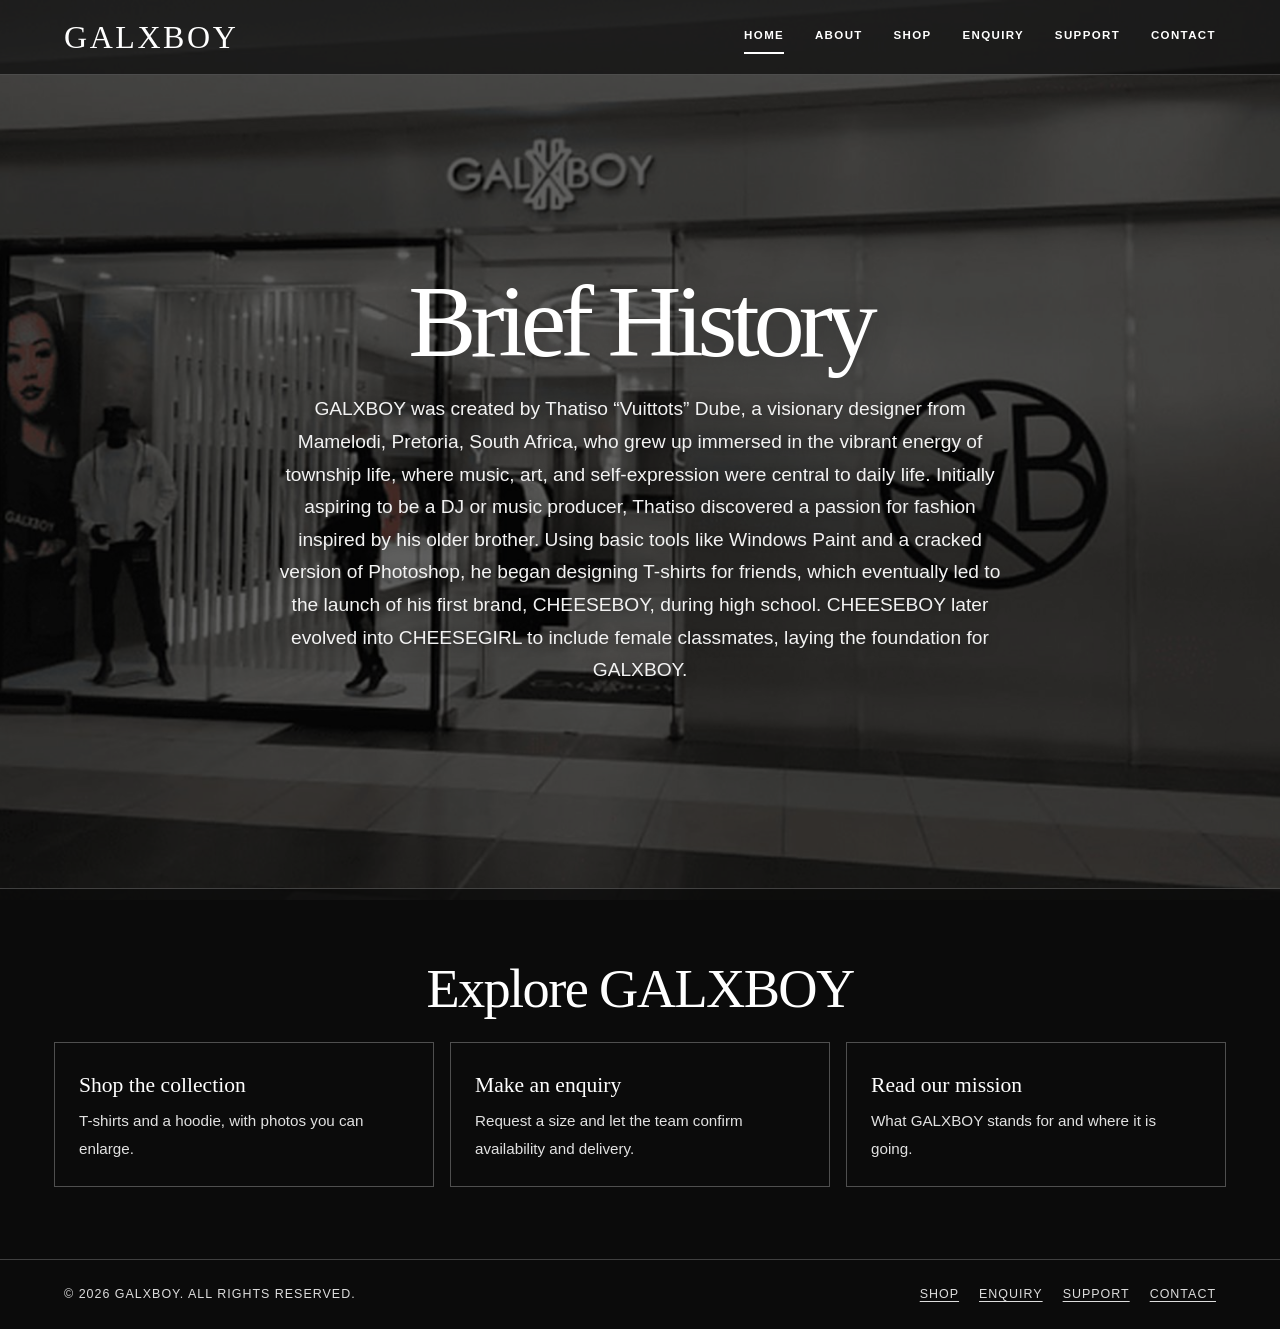
<file: index.html>
<!doctype html>
<html lang="en">
  <head>
    <meta charset="UTF-8" />
    <meta name="viewport" content="width=device-width, initial-scale=1.0" />
    <title>GALXBOY | Streetwear from Mamelodi, South Africa</title>
    <meta name="description" content="GALXBOY is a South African streetwear brand founded by Thatiso “Vuittots” Dube in Mamelodi, Pretoria. Read the brand story and shop T-shirts and hoodies." />
    <meta name="keywords" content="GALXBOY, South African streetwear, Mamelodi streetwear, Pretoria fashion brand, streetwear T-shirts, streetwear hoodies, Thatiso Dube" />
    <meta name="author" content="GALXBOY" />
    <link rel="icon" href="images/favicon.svg" type="image/svg+xml" />
    <script>document.documentElement.classList.add("js");</script>
    <link rel="stylesheet" href="styles.css" />
    <script src="script.js?v=2b9191b" defer></script>
    <script type="application/ld+json">
{
  "@context": "https://schema.org",
  "@type": "Organization",
  "name": "GALXBOY",
  "description": "South African streetwear brand from Mamelodi, Pretoria.",
  "founder": {
    "@type": "Person",
    "name": "Thatiso Dube"
  },
  "email": "wamachumangqandu@gmail.com",
  "telephone": "+27738898423"
}
    </script>
  </head>
  <body class="page-home">
    <a class="skip-link" href="#main">Skip to main content</a>
    <header class="site-header">
      <div class="site-header__bar">
        <a class="brand" href="index.html" aria-label="GALXBOY home">GALXBOY</a>
        <button class="nav-toggle" type="button" aria-expanded="false" aria-controls="site-nav" aria-label="Open menu">
          <span class="nav-toggle__bar"></span>
        </button>
        <nav class="site-nav" id="site-nav" aria-label="Main">
        <ul>
          <li><a href="index.html" aria-current="page">Home</a></li>
          <li><a href="about.html">About</a></li>
          <li><a href="service.html">Shop</a></li>
          <li><a href="enquiry.html">Enquiry</a></li>
          <li><a href="support.html">Support</a></li>
          <li><a href="contact.html">Contact</a></li>
        </ul>
        </nav>
      </div>
    </header>
    <main id="main">
      <section class="home-hero">
        <h1>Brief History</h1>
        <p>
          GALXBOY was created by Thatiso “Vuittots” Dube, a visionary designer
          from Mamelodi, Pretoria, South Africa, who grew up immersed in the
          vibrant energy of township life, where music, art, and self-expression
          were central to daily life. Initially aspiring to be a DJ or music
          producer, Thatiso discovered a passion for fashion inspired by his
          older brother. Using basic tools like Windows Paint and a cracked
          version of Photoshop, he began designing T-shirts for friends, which
          eventually led to the launch of his first brand, CHEESEBOY, during
          high school. CHEESEBOY later evolved into CHEESEGIRL to include female
          classmates, laying the foundation for GALXBOY.
        </p>
      </section>
      <section class="home-explore" aria-labelledby="explore-heading">
        <div class="container">
          <h2 id="explore-heading">Explore GALXBOY</h2>
          <ul>
            <li>
              <a href="service.html"><strong>Shop the collection</strong><span>T-shirts and a hoodie, with photos you can enlarge.</span></a>
            </li>
            <li>
              <a href="enquiry.html"><strong>Make an enquiry</strong><span>Request a size and let the team confirm availability and delivery.</span></a>
            </li>
            <li>
              <a href="about.html"><strong>Read our mission</strong><span>What GALXBOY stands for and where it is going.</span></a>
            </li>
          </ul>
        </div>
      </section>
    </main>
    <footer class="site-footer">
      <div class="site-footer__inner">
        <p>&copy; 2026 GALXBOY. All rights reserved.</p>
        <ul>
        <li><a href="service.html">Shop</a></li>
        <li><a href="enquiry.html">Enquiry</a></li>
        <li><a href="support.html">Support</a></li>
        <li><a href="contact.html">Contact</a></li>
        </ul>
      </div>
    </footer>
  </body>
</html>
</file>
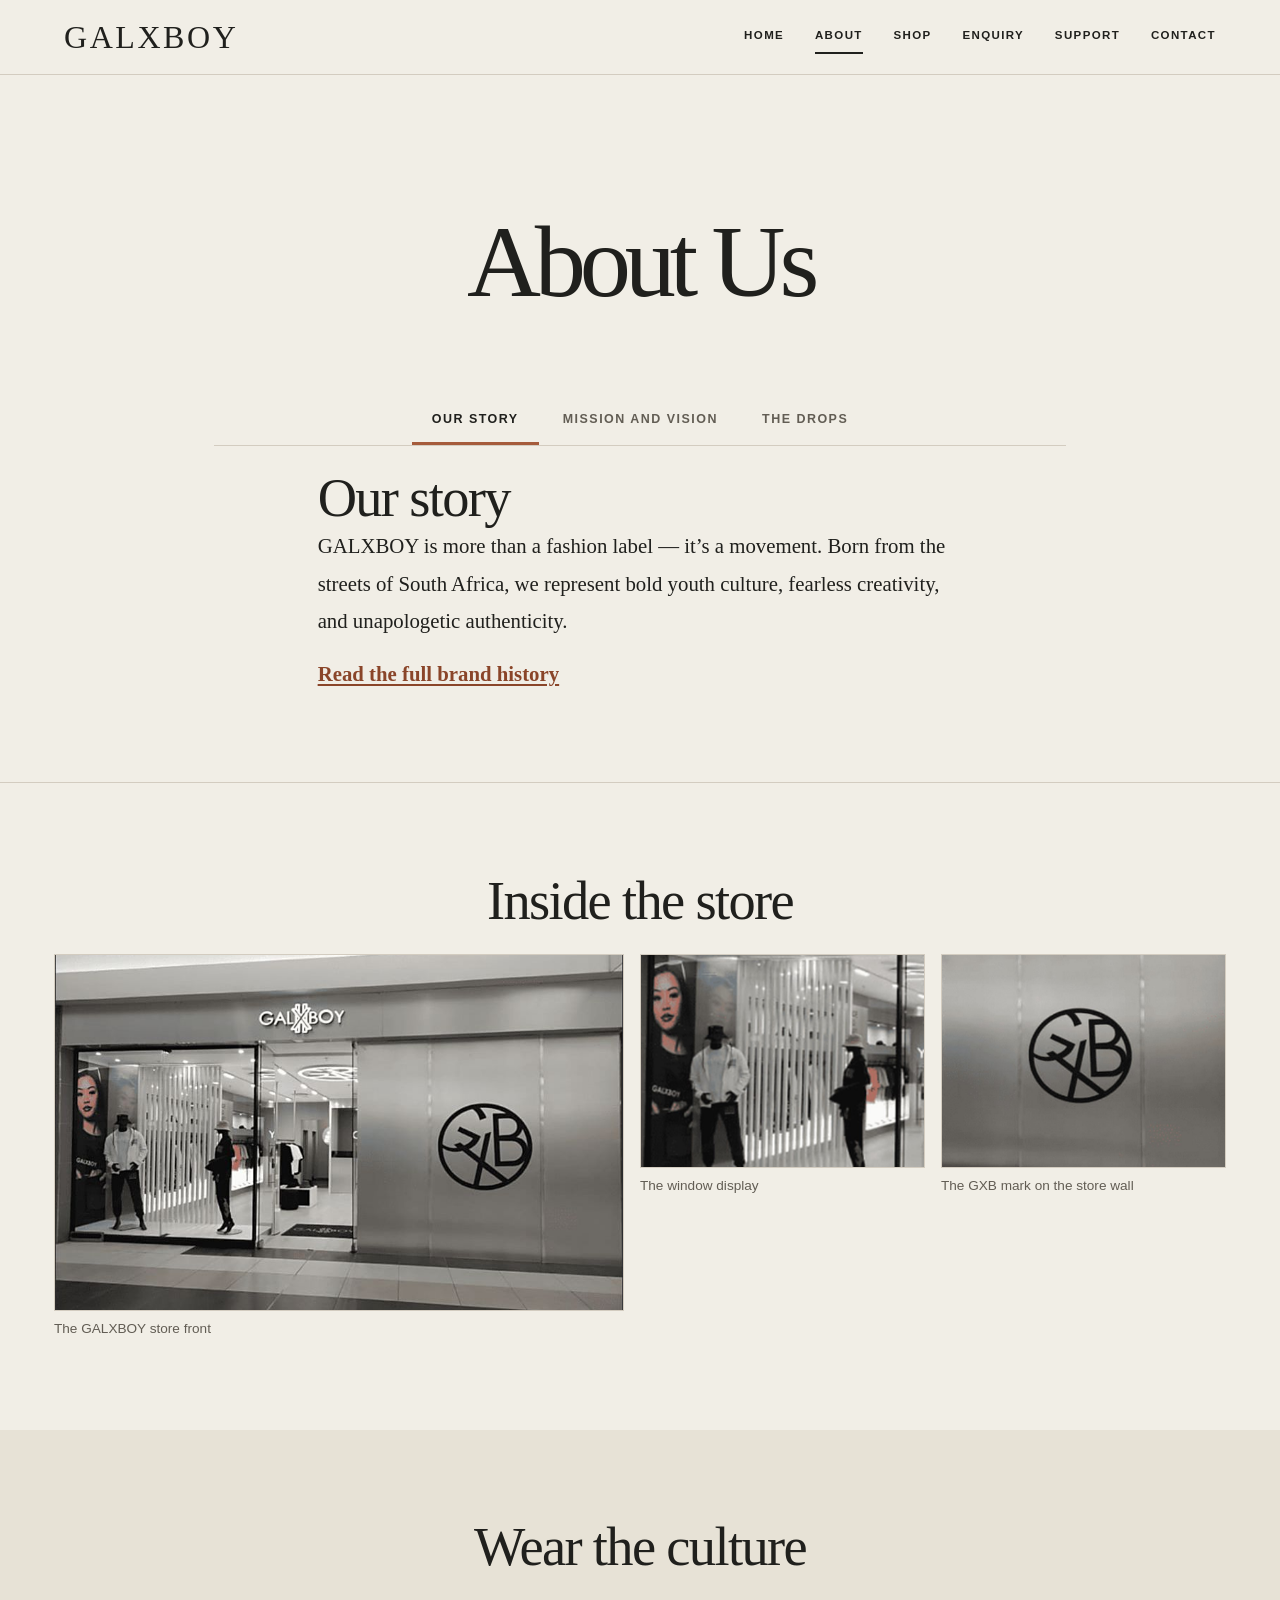
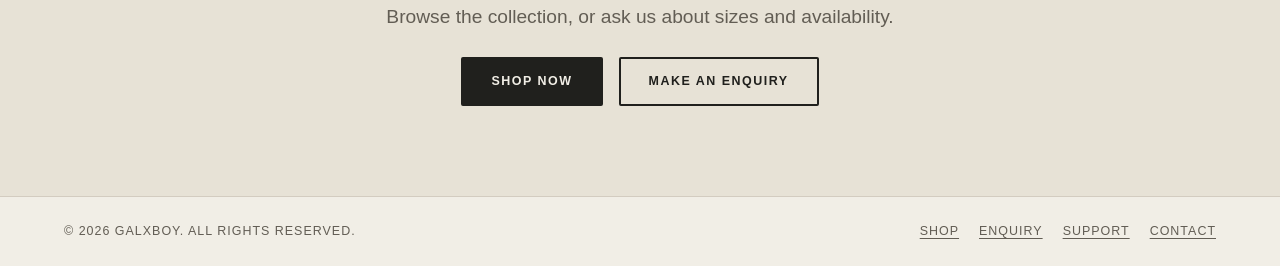
<file: about.html>
<!doctype html>
<html lang="en">
  <head>
    <meta charset="UTF-8" />
    <meta name="viewport" content="width=device-width, initial-scale=1.0" />
    <title>About GALXBOY | Mission, Vision and Story</title>
    <meta name="description" content="GALXBOY is more than a fashion label. Read our story, mission and vision, and see inside the store through our photo gallery." />
    <meta name="keywords" content="about GALXBOY, South African streetwear brand, youth culture fashion, GALXBOY mission, GALXBOY vision, GALXBOY store" />
    <meta name="author" content="GALXBOY" />
    <link rel="icon" href="images/favicon.svg" type="image/svg+xml" />
    <script>document.documentElement.classList.add("js");</script>
    <link rel="stylesheet" href="styles.css" />
    <script src="script.js?v=2b9191b" defer></script>
  </head>
  <body>
    <a class="skip-link" href="#main">Skip to main content</a>
    <header class="site-header">
      <div class="site-header__bar">
        <a class="brand" href="index.html" aria-label="GALXBOY home">GALXBOY</a>
        <button class="nav-toggle" type="button" aria-expanded="false" aria-controls="site-nav" aria-label="Open menu">
          <span class="nav-toggle__bar"></span>
        </button>
        <nav class="site-nav" id="site-nav" aria-label="Main">
        <ul>
          <li><a href="index.html">Home</a></li>
          <li><a href="about.html" aria-current="page">About</a></li>
          <li><a href="service.html">Shop</a></li>
          <li><a href="enquiry.html">Enquiry</a></li>
          <li><a href="support.html">Support</a></li>
          <li><a href="contact.html">Contact</a></li>
        </ul>
        </nav>
      </div>
    </header>
    <main id="main">
      <div class="container container--narrow">
        <div class="page-head">
          <h1>About Us</h1>
        </div>
        <div class="tabs" aria-label="About GALXBOY">
          <div class="tabs__list" role="tablist" aria-label="About sections">
            <button class="tabs__tab" role="tab" id="tab-story" aria-controls="panel-story" aria-selected="true" type="button">Our story</button>
            <button class="tabs__tab" role="tab" id="tab-mission" aria-controls="panel-mission" aria-selected="false" tabindex="-1" type="button">Mission and vision</button>
            <button class="tabs__tab" role="tab" id="tab-drops" aria-controls="panel-drops" aria-selected="false" tabindex="-1" type="button">The drops</button>
          </div>
          <div class="tabs__panel" role="tabpanel" id="panel-story" aria-labelledby="tab-story" tabindex="0">
            <h2>Our story</h2>
            <p>
              GALXBOY is more than a fashion label — it’s a movement. Born from the
              streets of South Africa, we represent bold youth culture, fearless
              creativity, and unapologetic authenticity.
            </p>
            <p><a class="text-link" href="index.html">Read the full brand history</a></p>
          </div>
          <div class="tabs__panel" role="tabpanel" id="panel-mission" aria-labelledby="tab-mission" tabindex="0">
            <h2>Mission and vision</h2>
            <h3>Mission</h3>
            <p>
              Our mission is to empower individuals to express themselves through
              streetwear that challenges norms and celebrates identity.
            </p>
            <h3>Vision</h3>
            <p>
              GALXBOY aims to become the leading streetwear brand on the African
              continent. Inspiring the youth through creative design, innovation and
              affordable pricing driven by the brand’s mantra of SMART. AFRICAN.
              AMBITIOUS
            </p>
          </div>
          <div class="tabs__panel" role="tabpanel" id="panel-drops" aria-labelledby="tab-drops" tabindex="0">
            <h2>The drops</h2>
            <p>
              From limited drops to iconic staples, GALXBOY continues to push
              boundaries and redefine what it means to be part of the culture.
            </p>
            <p><a class="text-link" href="service.html">See what is in the shop now</a></p>
          </div>
        </div>
      </div>

      <section class="section section--ruled" aria-labelledby="gallery-heading">
        <div class="container">
          <h2 id="gallery-heading">Inside the store</h2>
          <ul class="gallery">
            <li class="gallery__item reveal" style="--i: 0">
              <figure>
                <button class="gallery__btn" type="button" data-lightbox="gallery" data-full="images/galxboy-store-front-1600.jpg" data-caption="The GALXBOY store front">
                  <img src="images/galxboy-store-front-800.jpg" srcset="images/galxboy-store-front-800.jpg 800w, images/galxboy-store-front-1600.jpg 1600w" sizes="(max-width: 768px) 100vw, 60vw" width="801" height="525" loading="lazy" alt="GALXBOY store front in a shopping centre, with two mannequins in the window and the GXB logo on a steel wall" />
                </button>
                <figcaption>The GALXBOY store front</figcaption>
              </figure>
            </li>
            <li class="gallery__item reveal" style="--i: 1">
              <figure>
                <button class="gallery__btn" type="button" data-lightbox="gallery" data-full="images/galxboy-store-window-display.jpg" data-caption="The window display">
                  <img src="images/galxboy-store-window-display.jpg" width="690" height="675" loading="lazy" alt="Two mannequins in the GALXBOY window dressed in black and white streetwear" />
                </button>
                <figcaption>The window display</figcaption>
              </figure>
            </li>
            <li class="gallery__item reveal" style="--i: 2">
              <figure>
                <button class="gallery__btn" type="button" data-lightbox="gallery" data-full="images/galxboy-gxb-logo-wall.jpg" data-caption="The GXB mark on the store wall">
                  <img src="images/galxboy-gxb-logo-wall.jpg" width="870" height="750" loading="lazy" alt="The black GXB circle logo on the store’s brushed steel wall" />
                </button>
                <figcaption>The GXB mark on the store wall</figcaption>
              </figure>
            </li>
          </ul>
        </div>
      </section>

      <section class="section cta-band">
        <div class="container">
          <h2>Wear the culture</h2>
          <p class="lede">Browse the collection, or ask us about sizes and availability.</p>
          <div class="btn-row">
            <a class="btn" href="service.html">Shop now</a>
            <a class="btn btn--ghost" href="enquiry.html">Make an enquiry</a>
          </div>
        </div>
      </section>
    </main>
    <footer class="site-footer">
      <div class="site-footer__inner">
        <p>&copy; 2026 GALXBOY. All rights reserved.</p>
        <ul>
        <li><a href="service.html">Shop</a></li>
        <li><a href="enquiry.html">Enquiry</a></li>
        <li><a href="support.html">Support</a></li>
        <li><a href="contact.html">Contact</a></li>
        </ul>
      </div>
    </footer>
  </body>
</html>
</file>
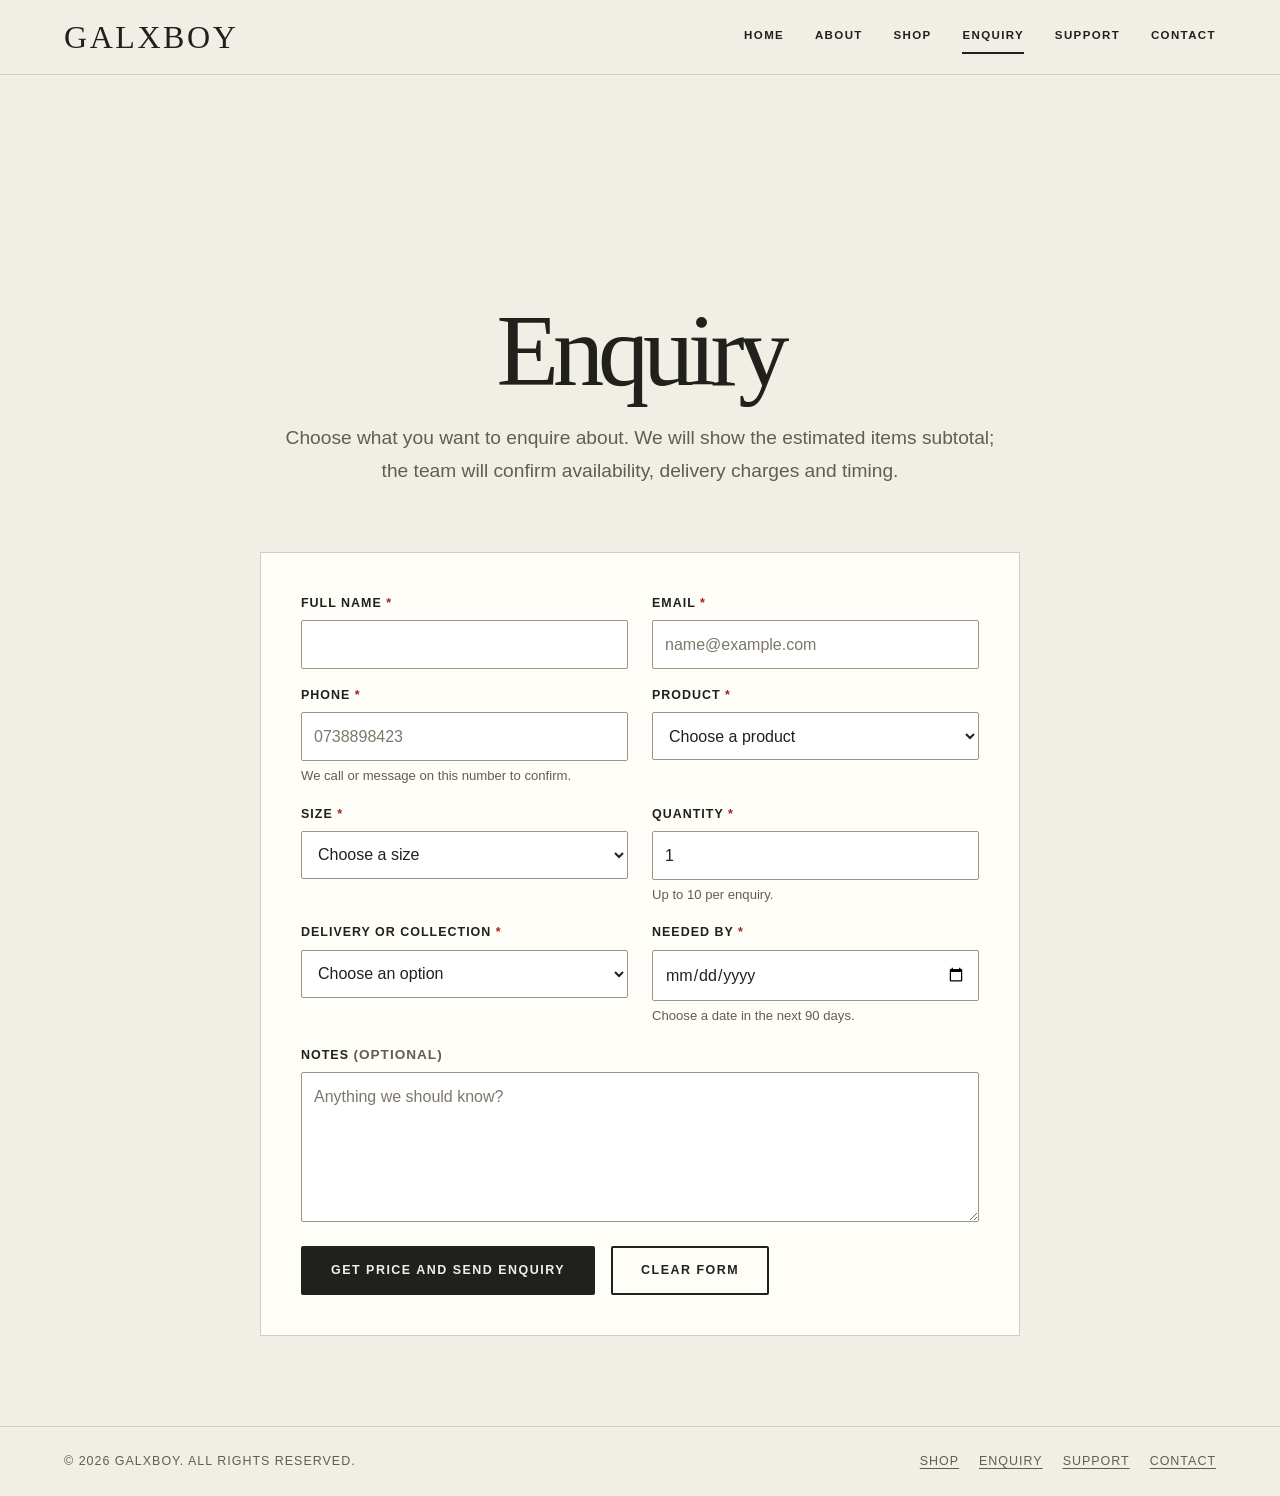
<file: enquiry.html>
<!doctype html>
<html lang="en">
  <head>
    <meta charset="UTF-8" />
    <meta name="viewport" content="width=device-width, initial-scale=1.0" />
    <title>Enquire | Price and Availability | GALXBOY</title>
    <meta name="description" content="Ask about GALXBOY streetwear. Choose a product, size and delivery area to see an estimated items subtotal and request confirmation from the team." />
    <meta name="keywords" content="GALXBOY enquiry, streetwear price South Africa, T-shirt availability, hoodie sizes, order streetwear, delivery South Africa" />
    <meta name="author" content="GALXBOY" />
    <link rel="icon" href="images/favicon.svg" type="image/svg+xml" />
    <script>document.documentElement.classList.add("js");</script>
    <link rel="stylesheet" href="styles.css" />
    <script src="script.js?v=2b9191b" defer></script>
  </head>
  <body>
    <a class="skip-link" href="#main">Skip to main content</a>
    <header class="site-header">
      <div class="site-header__bar">
        <a class="brand" href="index.html" aria-label="GALXBOY home">GALXBOY</a>
        <button class="nav-toggle" type="button" aria-expanded="false" aria-controls="site-nav" aria-label="Open menu">
          <span class="nav-toggle__bar"></span>
        </button>
        <nav class="site-nav" id="site-nav" aria-label="Main">
        <ul>
          <li><a href="index.html">Home</a></li>
          <li><a href="about.html">About</a></li>
          <li><a href="service.html">Shop</a></li>
          <li><a href="enquiry.html" aria-current="page">Enquiry</a></li>
          <li><a href="support.html">Support</a></li>
          <li><a href="contact.html">Contact</a></li>
        </ul>
        </nav>
      </div>
    </header>
    <main id="main">
      <div class="container section">
        <div class="page-head">
          <h1>Enquiry</h1>
          <p class="lede">Choose what you want to enquire about. We will show the estimated items subtotal; the team will confirm availability, delivery charges and timing.</p>
        </div>

        <form id="enquiry-form" class="form-card" action="https://formsubmit.co/ajax/wamachumangqandu@gmail.com" method="post" novalidate>
          <div class="form-grid">
        <div class="field">
          <label for="name">Full name <span class="req" aria-hidden="true">*</span></label>
          <input type="text" id="name" name="name" required minlength="2" maxlength="60" autocomplete="name" aria-describedby="name-error" />
          <p class="field__error" id="name-error" role="alert"></p>
        </div>
        <div class="field">
          <label for="email">Email <span class="req" aria-hidden="true">*</span></label>
          <input type="email" id="email" name="email" required maxlength="254" autocomplete="email" placeholder="name@example.com" aria-describedby="email-error" />
          <p class="field__error" id="email-error" role="alert"></p>
        </div>
        <div class="field">
          <label for="phone">Phone <span class="req" aria-hidden="true">*</span></label>
          <input type="tel" id="phone" name="phone" required inputmode="tel" autocomplete="tel" placeholder="0738898423" pattern="(\+27|0027|0)[\s\-]?[1-9]([\s\-]?[0-9]){8}" aria-describedby="phone-error phone-hint" />
          <p class="field__hint" id="phone-hint">We call or message on this number to confirm.</p>
          <p class="field__error" id="phone-error" role="alert"></p>
        </div>
        <div class="field">
          <label for="product">Product <span class="req" aria-hidden="true">*</span></label>
          <select id="product" name="product" required aria-describedby="product-error"><option value="">Choose a product</option></select>
          <p class="field__error" id="product-error" role="alert"></p>
        </div>
        <div class="field">
          <label for="size">Size <span class="req" aria-hidden="true">*</span></label>
          <select id="size" name="size" required aria-describedby="size-error"><option value="">Choose a size</option></select>
          <p class="field__error" id="size-error" role="alert"></p>
        </div>
        <div class="field">
          <label for="quantity">Quantity <span class="req" aria-hidden="true">*</span></label>
          <input type="number" id="quantity" name="quantity" required min="1" max="10" step="1" value="1" inputmode="numeric" aria-describedby="quantity-error quantity-hint" />
          <p class="field__hint" id="quantity-hint">Up to 10 per enquiry.</p>
          <p class="field__error" id="quantity-error" role="alert"></p>
        </div>
        <div class="field">
          <label for="delivery">Delivery or collection <span class="req" aria-hidden="true">*</span></label>
          <select id="delivery" name="delivery" required aria-describedby="delivery-error"><option value="">Choose an option</option></select>
          <p class="field__error" id="delivery-error" role="alert"></p>
        </div>
        <div class="field">
          <label for="date">Needed by <span class="req" aria-hidden="true">*</span></label>
          <input type="date" id="date" name="date" required aria-describedby="date-error date-hint" />
          <p class="field__hint" id="date-hint">Choose a date in the next 90 days.</p>
          <p class="field__error" id="date-error" role="alert"></p>
        </div>
        <div class="field field--full">
          <label for="notes">Notes <span class="small">(optional)</span></label>
          <textarea id="notes" name="notes" maxlength="300" rows="4" placeholder="Anything we should know?" aria-describedby="notes-error"></textarea>
          <p class="field__error" id="notes-error" role="alert"></p>
        </div>
            <input type="text" name="_honey" class="honey" tabindex="-1" autocomplete="off" aria-hidden="true" />
          </div>
          <div class="form-actions">
            <button class="btn" type="submit">Get price and send enquiry</button>
            <button class="btn btn--ghost" type="reset">Clear form</button>
          </div>
          <p id="enquiry-status" class="form-status" role="status"></p>
        </form>

        <section id="quote" class="quote" aria-live="polite" hidden></section>
      </div>
    </main>
    <footer class="site-footer">
      <div class="site-footer__inner">
        <p>&copy; 2026 GALXBOY. All rights reserved.</p>
        <ul>
        <li><a href="service.html">Shop</a></li>
        <li><a href="enquiry.html">Enquiry</a></li>
        <li><a href="support.html">Support</a></li>
        <li><a href="contact.html">Contact</a></li>
        </ul>
      </div>
    </footer>
  </body>
</html>
</file>
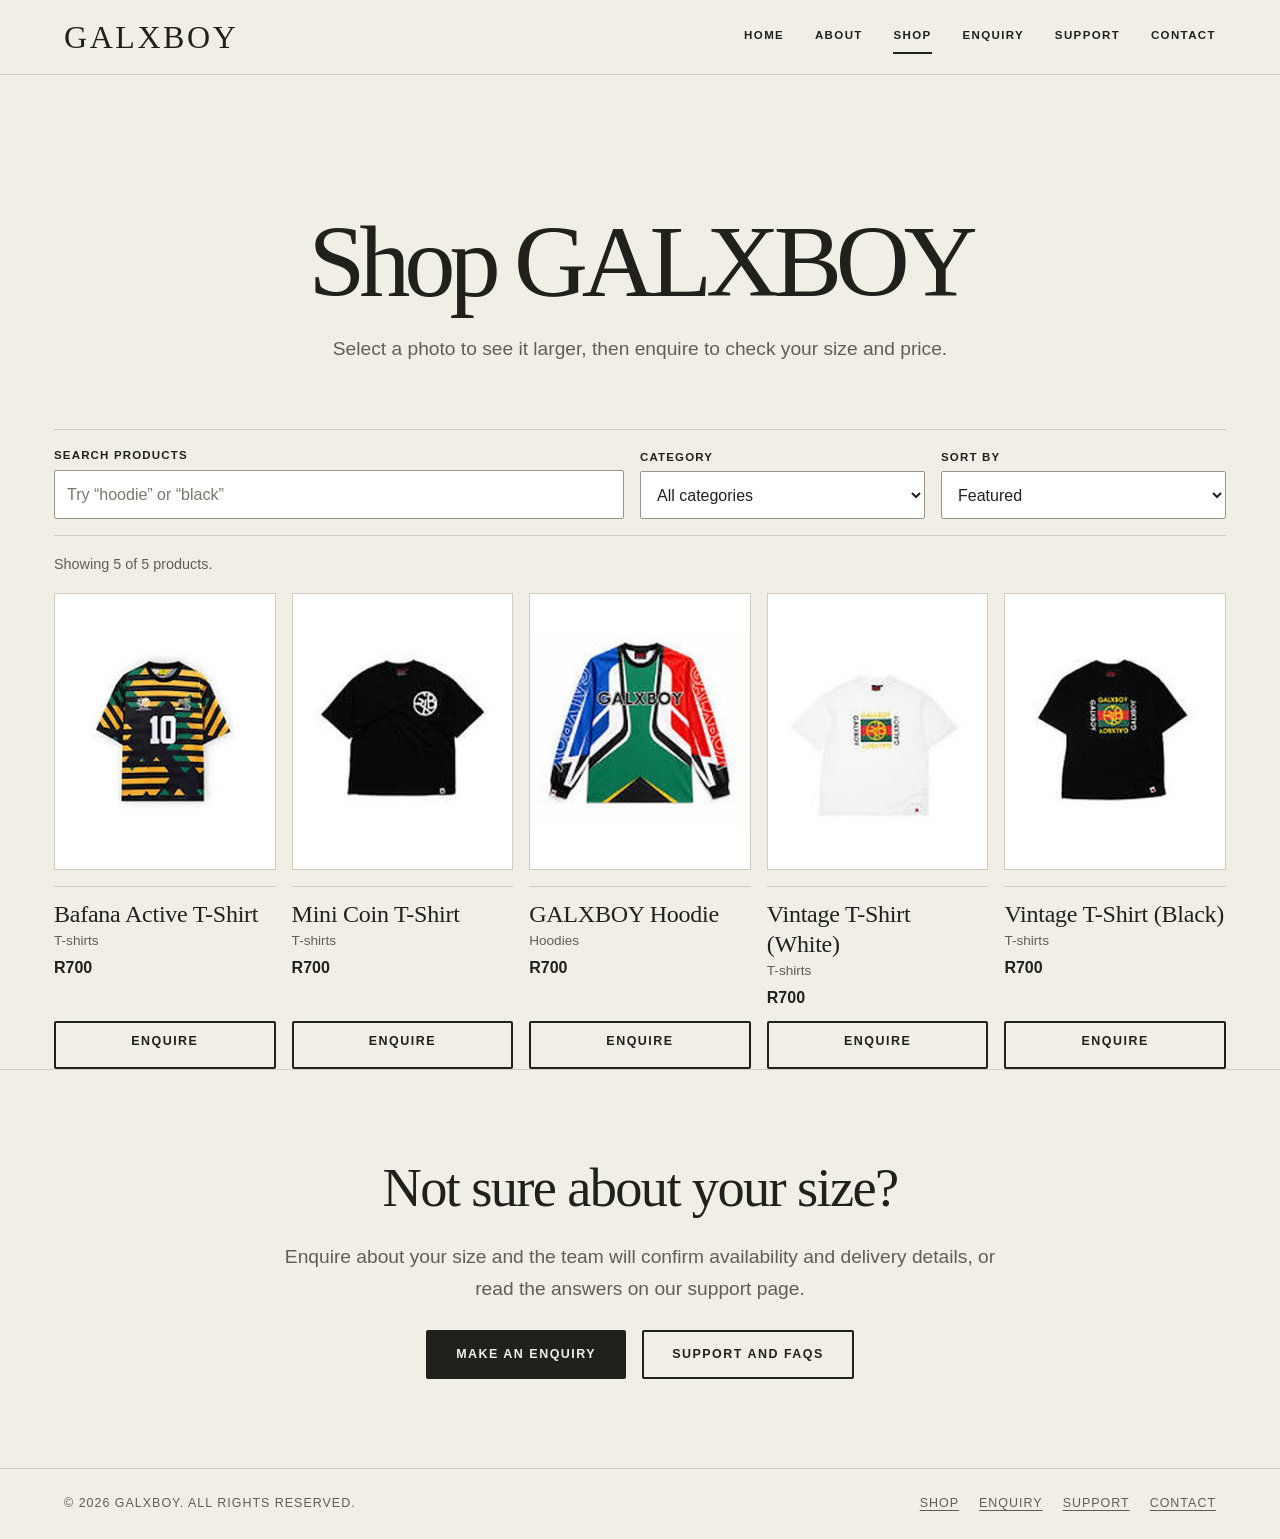
<file: service.html>
<!doctype html>
<html lang="en">
  <head>
    <meta charset="UTF-8" />
    <meta name="viewport" content="width=device-width, initial-scale=1.0" />
    <title>Shop GALXBOY | Streetwear T-Shirts and Hoodies</title>
    <meta name="description" content="Browse GALXBOY streetwear: Bafana Active, Mini Coin and Vintage T-shirts and the GALXBOY hoodie. Search, filter, enlarge photos and enquire about your size." />
    <meta name="keywords" content="GALXBOY shop, streetwear T-shirts South Africa, streetwear hoodie, Bafana Active T-shirt, vintage T-shirt, buy streetwear South Africa" />
    <meta name="author" content="GALXBOY" />
    <link rel="icon" href="images/favicon.svg" type="image/svg+xml" />
    <script>document.documentElement.classList.add("js");</script>
    <link rel="stylesheet" href="styles.css" />
    <script src="script.js?v=2b9191b" defer></script>
  </head>
  <body>
    <a class="skip-link" href="#main">Skip to main content</a>
    <header class="site-header">
      <div class="site-header__bar">
        <a class="brand" href="index.html" aria-label="GALXBOY home">GALXBOY</a>
        <button class="nav-toggle" type="button" aria-expanded="false" aria-controls="site-nav" aria-label="Open menu">
          <span class="nav-toggle__bar"></span>
        </button>
        <nav class="site-nav" id="site-nav" aria-label="Main">
        <ul>
          <li><a href="index.html">Home</a></li>
          <li><a href="about.html">About</a></li>
          <li><a href="service.html" aria-current="page">Shop</a></li>
          <li><a href="enquiry.html">Enquiry</a></li>
          <li><a href="support.html">Support</a></li>
          <li><a href="contact.html">Contact</a></li>
        </ul>
        </nav>
      </div>
    </header>
    <main id="main">
      <div class="container">
        <div class="page-head">
          <h1>Shop GALXBOY</h1>
          <p class="lede">Select a photo to see it larger, then enquire to check your size and price.</p>
        </div>

        <form id="shop-tools" class="shop-tools" role="search" aria-label="Search and filter products">
          <div class="field-inline search-box">
            <label for="shop-search">Search products</label>
            <input type="search" id="shop-search" name="q" placeholder="Try “hoodie” or “black”" autocomplete="off" maxlength="60" />
          </div>
          <div class="field-inline">
            <label for="shop-category">Category</label>
            <select id="shop-category" name="category">
              <option value="">All categories</option>
            </select>
          </div>
          <div class="field-inline">
            <label for="shop-sort">Sort by</label>
            <select id="shop-sort" name="sort">
              <option value="featured">Featured</option>
              <option value="name-asc">Name, A to Z</option>
              <option value="name-desc">Name, Z to A</option>
              <option value="price-asc">Price, low to high</option>
              <option value="price-desc">Price, high to low</option>
            </select>
          </div>
        </form>

        <p id="shop-status" class="shop-status" role="status"></p>
        <ul id="product-grid" class="product-grid"></ul>
        <div id="shop-empty" class="empty-state" aria-live="polite"></div>
        <noscript>
          <p class="empty-state">The product list needs JavaScript. Turn it on, or email <a href="mailto:wamachumangqandu@gmail.com">wamachumangqandu@gmail.com</a> and we will send you the collection.</p>
        </noscript>
      </div>

      <section class="section section--ruled">
        <div class="container container--narrow" style="text-align: center">
          <h2>Not sure about your size?</h2>
          <p class="lede">Enquire about your size and the team will confirm availability and delivery details, or read the answers on our support page.</p>
          <div class="btn-row" style="margin-top: 1.5rem">
            <a class="btn" href="enquiry.html">Make an enquiry</a>
            <a class="btn btn--ghost" href="support.html">Support and FAQs</a>
          </div>
        </div>
      </section>
    </main>
    <footer class="site-footer">
      <div class="site-footer__inner">
        <p>&copy; 2026 GALXBOY. All rights reserved.</p>
        <ul>
        <li><a href="service.html">Shop</a></li>
        <li><a href="enquiry.html">Enquiry</a></li>
        <li><a href="support.html">Support</a></li>
        <li><a href="contact.html">Contact</a></li>
        </ul>
      </div>
    </footer>
  </body>
</html>
</file>
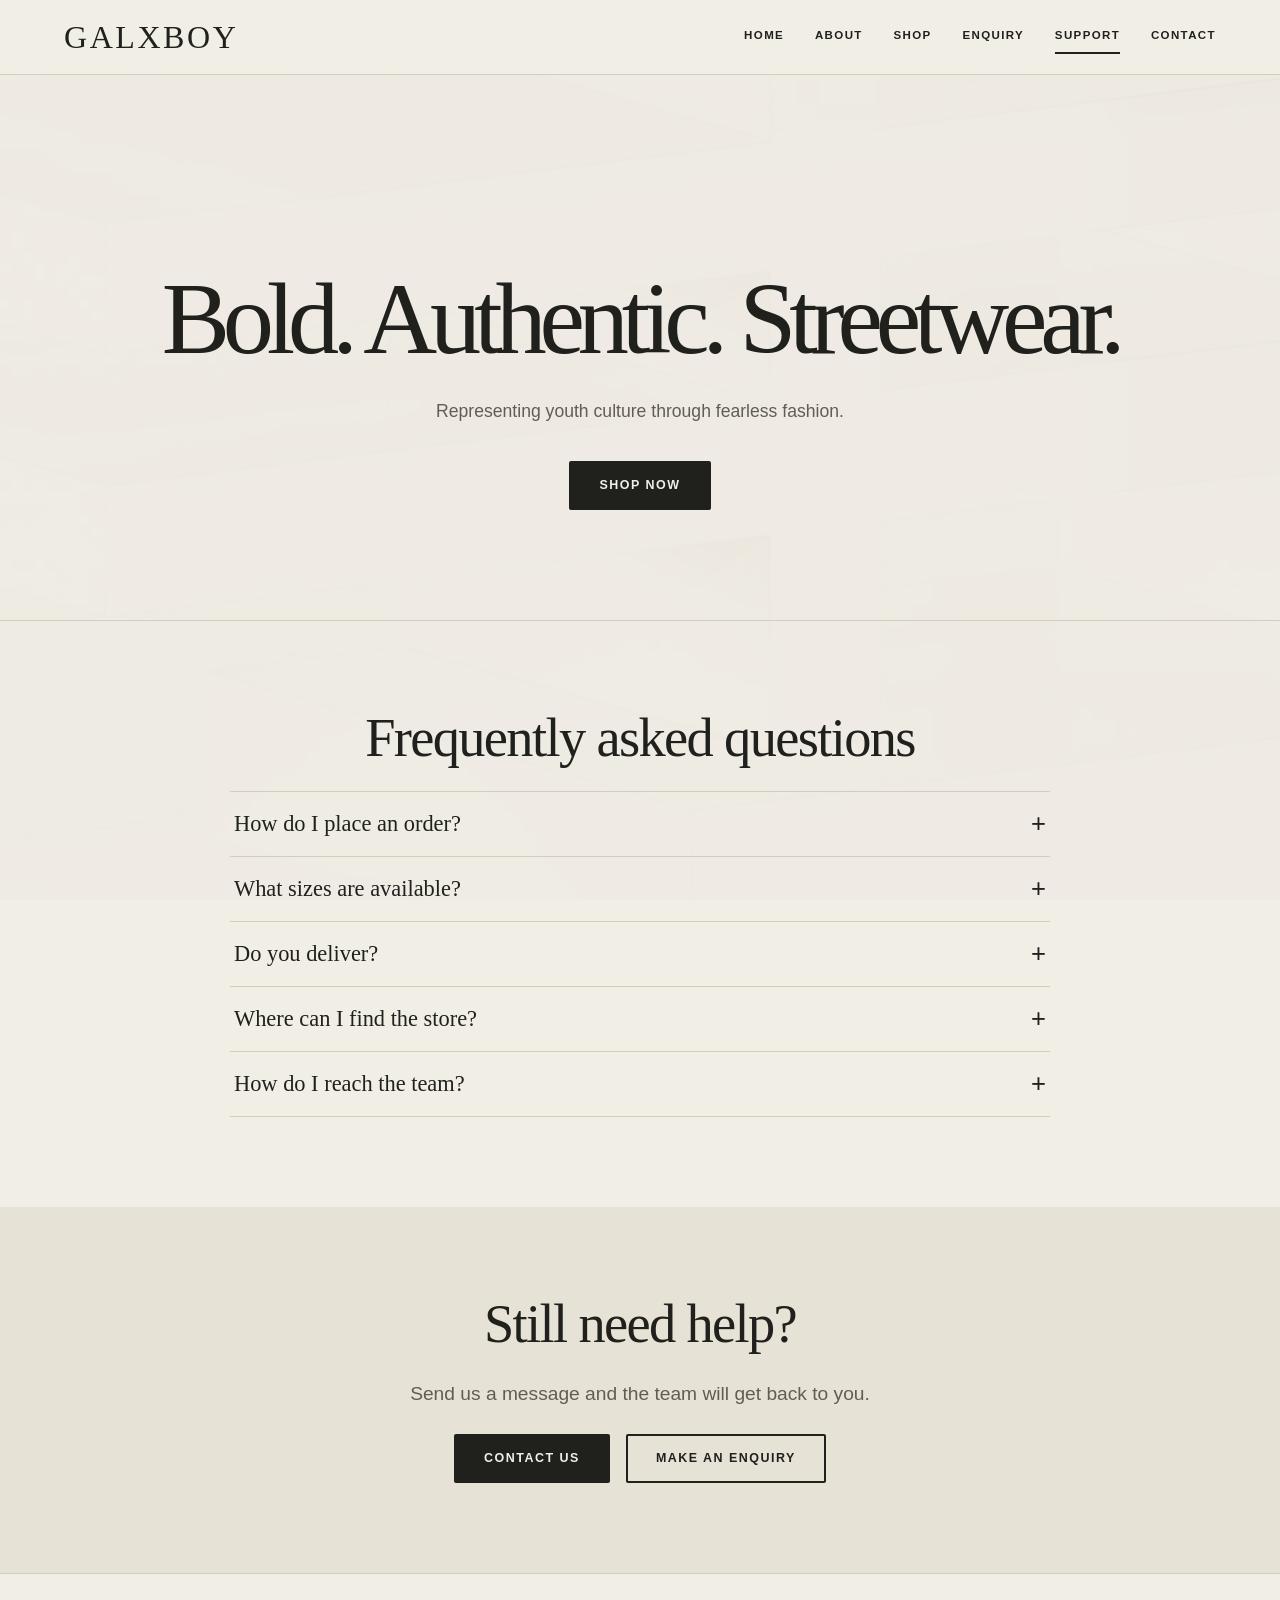
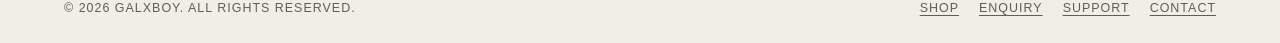
<file: support.html>
<!doctype html>
<html lang="en">
  <head>
    <meta charset="UTF-8" />
    <meta name="viewport" content="width=device-width, initial-scale=1.0" />
    <title>Support and FAQs | GALXBOY Streetwear</title>
    <meta name="description" content="Answers about ordering GALXBOY streetwear: how to enquire, sizes, delivery, where to find the store and how to contact the team." />
    <meta name="keywords" content="GALXBOY support, streetwear FAQ, how to order, sizes, delivery South Africa, contact GALXBOY" />
    <meta name="author" content="GALXBOY" />
    <link rel="icon" href="images/favicon.svg" type="image/svg+xml" />
    <script>document.documentElement.classList.add("js");</script>
    <link rel="stylesheet" href="styles.css" />
    <script src="script.js?v=2b9191b" defer></script>
  </head>
  <body class="page-support">
    <a class="skip-link" href="#main">Skip to main content</a>
    <header class="site-header">
      <div class="site-header__bar">
        <a class="brand" href="index.html" aria-label="GALXBOY home">GALXBOY</a>
        <button class="nav-toggle" type="button" aria-expanded="false" aria-controls="site-nav" aria-label="Open menu">
          <span class="nav-toggle__bar"></span>
        </button>
        <nav class="site-nav" id="site-nav" aria-label="Main">
        <ul>
          <li><a href="index.html">Home</a></li>
          <li><a href="about.html">About</a></li>
          <li><a href="service.html">Shop</a></li>
          <li><a href="enquiry.html">Enquiry</a></li>
          <li><a href="support.html" aria-current="page">Support</a></li>
          <li><a href="contact.html">Contact</a></li>
        </ul>
        </nav>
      </div>
    </header>
    <main id="main">
      <section class="support-hero">
        <h1>Bold. Authentic. Streetwear.</h1>
        <p>Representing youth culture through fearless fashion.</p>
        <a class="btn" href="service.html">Shop Now</a>
      </section>

      <section class="section section--ruled" aria-labelledby="faq-heading">
        <div class="container">
          <h2 id="faq-heading">Frequently asked questions</h2>
          <div class="accordion">
          <div class="accordion__item">
            <h3>
              <button class="accordion__button" type="button" id="faq-q1" aria-expanded="true" aria-controls="faq-a1">How do I place an order?</button>
            </h3>
            <div class="accordion__panel" id="faq-a1" role="region" aria-labelledby="faq-q1">
              <div><p>Use the <a href="enquiry.html">Enquiry page</a> to choose a product, size and delivery area. You will see an estimated items subtotal; our team will confirm availability, delivery charges and timing when they follow up.</p></div>
            </div>
          </div>
          <div class="accordion__item">
            <h3>
              <button class="accordion__button" type="button" id="faq-q2" aria-expanded="true" aria-controls="faq-a2">What sizes are available?</button>
            </h3>
            <div class="accordion__panel" id="faq-a2" role="region" aria-labelledby="faq-q2">
              <div><p>The enquiry form lets you request a size from S to XXL. Our team will confirm availability for the product and size you choose.</p></div>
            </div>
          </div>
          <div class="accordion__item">
            <h3>
              <button class="accordion__button" type="button" id="faq-q3" aria-expanded="true" aria-controls="faq-a3">Do you deliver?</button>
            </h3>
            <div class="accordion__panel" id="faq-a3" role="region" aria-labelledby="faq-q3">
              <div><p>Choose your province or collection on the <a href="enquiry.html">Enquiry page</a>. Our team will confirm the delivery charge and collection details.</p></div>
            </div>
          </div>
          <div class="accordion__item">
            <h3>
              <button class="accordion__button" type="button" id="faq-q4" aria-expanded="true" aria-controls="faq-a4">Where can I find the store?</button>
            </h3>
            <div class="accordion__panel" id="faq-a4" role="region" aria-labelledby="faq-q4">
              <div><p>Our address is on the <a href="contact.html">Contact page</a>, with an interactive map you can zoom.</p></div>
            </div>
          </div>
          <div class="accordion__item">
            <h3>
              <button class="accordion__button" type="button" id="faq-q5" aria-expanded="true" aria-controls="faq-a5">How do I reach the team?</button>
            </h3>
            <div class="accordion__panel" id="faq-a5" role="region" aria-labelledby="faq-q5">
              <div><p>Email <a href="mailto:wamachumangqandu@gmail.com">wamachumangqandu@gmail.com</a>, call <a href="tel:+27738898423">0738898423</a>, or use the <a href="contact.html">contact form</a>.</p></div>
            </div>
          </div>
          </div>
        </div>
      </section>

      <section class="section cta-band">
        <div class="container">
          <h2>Still need help?</h2>
          <p class="lede">Send us a message and the team will get back to you.</p>
          <div class="btn-row">
            <a class="btn" href="contact.html">Contact us</a>
            <a class="btn btn--ghost" href="enquiry.html">Make an enquiry</a>
          </div>
        </div>
      </section>
    </main>
    <footer class="site-footer">
      <div class="site-footer__inner">
        <p>&copy; 2026 GALXBOY. All rights reserved.</p>
        <ul>
        <li><a href="service.html">Shop</a></li>
        <li><a href="enquiry.html">Enquiry</a></li>
        <li><a href="support.html">Support</a></li>
        <li><a href="contact.html">Contact</a></li>
        </ul>
      </div>
    </footer>
  </body>
</html>
</file>
<file: styles.css>
/* ==========================================================================

/* 1. Design tokens -------------------------------------------------------- */
:root {
  --paper: #f1eee6;
  --paper-deep: #e7e2d6;
  --card: #fffdf8;
  --ink: #20201d;
  --muted: #625d54;          /* darkened from #756f65 to pass 4.5:1 contrast */
  --line: #d3ccc0;
  --accent: #a55b3b;         /* brand terracotta, used for borders and fills */
  --accent-ink: #8a4529;     /* darker shade for text and hover states */
  --ok: #1f6b3a;
  --error: #a3231b;
  --focus: #1a5fd0;

  --serif: Georgia, "Times New Roman", serif;
  --sans: Arial, Helvetica, sans-serif;

  --header-bg: var(--paper);
  --header-fg: var(--ink);
  --header-line: var(--line);
  --header-hover: var(--accent-ink);

  --space-1: 0.5rem;
  --space-2: 1rem;
  --space-3: 1.5rem;
  --space-4: 2.5rem;
  --space-5: 4rem;
  --gutter: clamp(20px, 5vw, 72px);
  --radius: 2px;
  --ease: cubic-bezier(0.2, 0.7, 0.1, 1);
}


/* 2. Reset and base ------------------------------------------------------- */
*,
*::before,
*::after {
  box-sizing: border-box;
  margin: 0;
  padding: 0;
}

html {
  scroll-behavior: smooth;
  -webkit-text-size-adjust: 100%;
}

body {
  background: var(--paper);
  color: var(--ink);
  font-family: var(--sans);
  font-size: 1rem;
  line-height: 1.7;
  min-height: 100vh;
  display: flex;
  flex-direction: column;
}

main {
  flex: 1;
}

img {
  display: block;
  height: auto;
  max-width: 100%;
}

button,
input,
select,
textarea {
  color: inherit;
  font: inherit;
}

button {
  cursor: pointer;
}

::selection {
  background: var(--accent);
  color: #fff;
}

:focus-visible {
  outline: 3px solid var(--focus);
  outline-offset: 3px;
}

.skip-link {
  background: var(--ink);
  color: var(--paper);
  left: var(--space-2);
  padding: 0.75rem 1rem;
  position: absolute;
  top: -100px;
  z-index: 100;
}

.skip-link:focus {
  top: var(--space-1);
}

.visually-hidden {
  clip: rect(0 0 0 0);
  clip-path: inset(50%);
  height: 1px;
  overflow: hidden;
  position: absolute;
  white-space: nowrap;
  width: 1px;
}


/* 3. Typography ----------------------------------------------------------- */
h1,
h2,
h3 {
  font-family: var(--serif);
  font-weight: 400;
}

h1 {
  font-size: clamp(2.8rem, 8vw, 7rem);
  letter-spacing: -0.06em;
  line-height: 0.92;
}

h2 {
  font-size: clamp(1.9rem, 4.4vw, 3.4rem);
  letter-spacing: -0.03em;
  line-height: 1.05;
}

h3 {
  font-size: clamp(1.1rem, 2vw, 1.5rem);
  letter-spacing: -0.01em;
  line-height: 1.25;
}

p {
  max-width: 68ch;
}

.lede {
  color: var(--muted);
  font-size: clamp(1.02rem, 1.7vw, 1.2rem);
  margin-inline: auto;
}

.small {
  color: var(--muted);
  font-size: 0.85rem;
}


/* 4. Layout helpers ------------------------------------------------------- */
.container {
  margin-inline: auto;
  max-width: 1220px;
  padding-inline: 24px;
  width: 100%;
}

.container--narrow {
  max-width: 900px;
}

.page-head {
  padding: clamp(64px, 11vw, 140px) 0 clamp(32px, 5vw, 64px);
  text-align: center;
}

.page-head h1 {
  margin-bottom: var(--space-3);
}

.page-head p {
  margin-inline: auto;
}

.section {
  padding-block: clamp(48px, 7vw, 96px);
}

.section--ruled {
  border-top: 1px solid var(--line);
}

.section > .container > h2 {
  margin-bottom: var(--space-3);
  text-align: center;
}


/* 5. Header and navigation ------------------------------------------------ */
.site-header {
  background: var(--header-bg);
  border-bottom: 1px solid var(--header-line);
  color: var(--header-fg);
  position: sticky;
  top: 0;
  z-index: 20;
}

.site-header__bar {
  align-items: center;
  display: flex;
  justify-content: space-between;
  padding: 20px var(--gutter);
}

.brand {
  color: var(--header-fg);
  font-family: var(--serif);
  font-size: 2rem;
  letter-spacing: 0.08em;
  line-height: 1;
  text-decoration: none;
}

.site-nav ul {
  display: flex;
  gap: clamp(14px, 2.4vw, 32px);
  list-style: none;
}

.site-nav a {
  border-bottom: 2px solid transparent;
  color: var(--header-fg);
  display: inline-block;
  font-size: 0.72rem;
  font-weight: 700;
  letter-spacing: 0.12em;
  padding: 6px 0;
  text-decoration: none;
  text-transform: uppercase;
  transition: color 0.2s, border-color 0.2s;
}

.site-nav a:hover,
.site-nav a:focus-visible {
  color: var(--header-hover);
}

.site-nav a[aria-current="page"] {
  border-bottom-color: currentColor;
}

/* The hamburger button is hidden until JavaScript confirms it can drive it */
.nav-toggle {
  background: none;
  border: 1px solid var(--header-line);
  border-radius: var(--radius);
  color: var(--header-fg);
  display: none;
  height: 46px;
  position: relative;
  width: 46px;
}

.nav-toggle__bar,
.nav-toggle__bar::before,
.nav-toggle__bar::after {
  background: currentColor;
  content: "";
  height: 2px;
  left: 12px;
  position: absolute;
  transition: transform 0.25s var(--ease), opacity 0.2s;
  width: 20px;
}

.nav-toggle__bar {
  top: 21px;
}

.nav-toggle__bar::before {
  left: 0;
  top: -7px;
}

.nav-toggle__bar::after {
  left: 0;
  top: 7px;
}

.nav-toggle[aria-expanded="true"] .nav-toggle__bar {
  background: transparent;
}

.nav-toggle[aria-expanded="true"] .nav-toggle__bar::before {
  transform: translateY(7px) rotate(45deg);
}

.nav-toggle[aria-expanded="true"] .nav-toggle__bar::after {
  transform: translateY(-7px) rotate(-45deg);
}


/* 6. Page variants -------------------------------------------------------- */
/* Home: store photo behind the history text */
body.page-home {
  --header-bg: rgba(10, 10, 10, 0.7);
  --header-fg: #fff;
  --header-line: rgba(255, 255, 255, 0.22);
  --header-hover: #f4d03f;
  background: #111 url("images/galxboy-store-front-1600.jpg") center / cover fixed;
  color: #fff;
}

body.page-home::before {
  background: rgba(0, 0, 0, 0.62);
  content: "";
  inset: 0;
  pointer-events: none;
  position: fixed;
  z-index: -1;
}

/* Support: soft architectural backdrop under a heavy paper wash */
body.page-support {
  background: var(--paper) url("images/support-background.jpg") center / cover fixed;
}

body.page-support::before {
  background: rgba(241, 238, 230, 0.92);
  content: "";
  inset: 0;
  pointer-events: none;
  position: fixed;
  z-index: -1;
}


/* 7. Buttons and links ---------------------------------------------------- */
a {
  color: var(--accent-ink);
  text-underline-offset: 3px;
}

a:hover {
  color: var(--ink);
}

.btn {
  background: var(--ink);
  border: 2px solid var(--ink);
  border-radius: var(--radius);
  color: var(--paper);
  display: inline-block;
  font-size: 0.78rem;
  font-weight: 700;
  letter-spacing: 0.12em;
  line-height: 1.2;
  min-height: 48px;
  padding: 15px 28px;
  text-align: center;
  text-decoration: none;
  text-transform: uppercase;
  transition: background 0.2s, color 0.2s, border-color 0.2s, transform 0.15s;
}

.btn:hover {
  background: var(--accent-ink);
  border-color: var(--accent-ink);
  color: #fff;
}

.btn:active {
  transform: translateY(1px);
}

.btn:disabled,
.btn[aria-disabled="true"] {
  cursor: not-allowed;
  opacity: 0.55;
}

.btn--ghost {
  background: transparent;
  color: var(--ink);
}

.btn--ghost:hover {
  background: var(--ink);
  border-color: var(--ink);
  color: var(--paper);
}

.btn-row {
  display: flex;
  flex-wrap: wrap;
  gap: var(--space-2);
  justify-content: center;
}

.text-link {
  font-weight: 700;
}


/* 8. Home ----------------------------------------------------------------- */
.home-hero {
  align-items: center;
  display: flex;
  flex-direction: column;
  justify-content: center;
  min-height: calc(100vh - 87px);
  padding: clamp(72px, 12vw, 150px) 24px;
  text-align: center;
}

.home-hero h1 {
  color: #fff;
  margin-bottom: var(--space-3);
  text-shadow: 0 2px 30px rgba(0, 0, 0, 0.35);
}

.home-hero p {
  color: #f2f2f2;
  font-size: clamp(1rem, 1.5vw, 1.2rem);
  margin-inline: auto;
  max-width: 46rem;
  text-shadow: 0 1px 12px rgba(0, 0, 0, 0.5);
}

.home-explore {
  background: rgba(10, 10, 10, 0.72);
  border-top: 1px solid rgba(255, 255, 255, 0.22);
  padding: clamp(40px, 6vw, 72px) 0;
}

.home-explore h2 {
  color: #fff;
  margin-bottom: var(--space-3);
  text-align: center;
}

.home-explore ul {
  display: grid;
  gap: var(--space-2);
  grid-template-columns: repeat(3, 1fr);
  list-style: none;
}

.home-explore a {
  border: 1px solid rgba(255, 255, 255, 0.28);
  color: #fff;
  display: block;
  height: 100%;
  padding: var(--space-3);
  text-decoration: none;
  transition: background 0.2s, border-color 0.2s;
}

.home-explore a:hover,
.home-explore a:focus-visible {
  background: rgba(255, 255, 255, 0.12);
  border-color: #f4d03f;
  color: #fff;
}

.home-explore strong {
  display: block;
  font-family: var(--serif);
  font-size: 1.35rem;
  font-weight: 400;
  margin-bottom: 4px;
}

.home-explore span {
  color: #e2e2e2;
  font-size: 0.95rem;
}


/* 9. Shop ----------------------------------------------------------------- */
.shop-tools {
  align-items: end;
  border-block: 1px solid var(--line);
  display: grid;
  gap: var(--space-2);
  grid-template-columns: minmax(220px, 2fr) 1fr 1fr;
  padding-block: var(--space-2);
}

.field-inline label {
  display: block;
  font-size: 0.72rem;
  font-weight: 700;
  letter-spacing: 0.1em;
  margin-bottom: 4px;
  text-transform: uppercase;
}

.shop-status {
  color: var(--muted);
  font-size: 0.9rem;
  margin-block: var(--space-2);
  min-height: 1.7em;
}

.product-grid {
  display: grid;
  gap: var(--space-3) var(--space-2);
  grid-template-columns: repeat(5, 1fr);
  list-style: none;
}

.product-card {
  display: flex;
  flex-direction: column;
}

.product-card__media {
  aspect-ratio: 4 / 5;
  background: #fff;
  border: 1px solid var(--line);
  display: block;
  overflow: hidden;
  padding: 0;
  position: relative;
  transition: border-color 0.2s, transform 0.3s var(--ease), box-shadow 0.3s;
  width: 100%;
}

.product-card__media img {
  height: 100%;
  object-fit: contain;
  transition: transform 0.4s var(--ease);
  width: 100%;
}

.product-card__media::after {
  background: var(--ink);
  bottom: 8px;
  color: var(--paper);
  content: "View larger";
  font-size: 0.68rem;
  font-weight: 700;
  letter-spacing: 0.08em;
  opacity: 0;
  padding: 4px 8px;
  position: absolute;
  right: 8px;
  text-transform: uppercase;
  transition: opacity 0.2s;
}

.product-card__media:hover,
.product-card__media:focus-visible {
  border-color: var(--accent);
  box-shadow: 0 8px 24px rgba(32, 32, 29, 0.12);
  transform: translateY(-3px);
}

.product-card__media:hover img {
  transform: scale(1.04);
}

.product-card__media:hover::after,
.product-card__media:focus-visible::after {
  opacity: 1;
}

.product-card h3 {
  border-top: 1px solid var(--line);
  margin-top: var(--space-2);
  padding-top: 12px;
}

.product-card__meta {
  color: var(--muted);
  font-size: 0.85rem;
}

.product-card__price {
  color: var(--ink);
  font-weight: 700;
  margin-block: 2px 10px;
}

.product-card .btn {
  margin-top: auto;
  padding: 11px 14px;
}

.empty-state {
  border: 1px dashed var(--line);
  padding: var(--space-4) var(--space-3);
  text-align: center;
}

.empty-state:empty {
  display: none;
}

.empty-state button {
  margin-top: var(--space-2);
}


/* 10. Lightbox ------------------------------------------------------------ */
.lightbox {
  align-items: center;
  background: rgba(10, 10, 10, 0.92);
  display: flex;
  inset: 0;
  justify-content: center;
  opacity: 0;
  padding: clamp(16px, 4vw, 48px);
  position: fixed;
  transition: opacity 0.25s;
  visibility: hidden;
  z-index: 200;
}

.lightbox.is-open {
  opacity: 1;
  visibility: visible;
}

.lightbox__figure {
  align-items: center;
  display: flex;
  flex-direction: column;
  max-height: 100%;
  max-width: min(92vw, 900px);
  transform: scale(0.96);
  transition: transform 0.3s var(--ease);
}

.lightbox.is-open .lightbox__figure {
  transform: scale(1);
}

.lightbox__img {
  background: #fff;
  max-height: 76vh;
  max-width: 100%;
  object-fit: contain;
}

.lightbox__caption {
  color: #f2f2f2;
  margin-top: var(--space-2);
  text-align: center;
}

.lightbox__count {
  color: #bdbdbd;
  display: block;
  font-size: 0.8rem;
  margin-top: 2px;
}

.lightbox__btn {
  background: rgba(255, 255, 255, 0.1);
  border: 1px solid rgba(255, 255, 255, 0.35);
  border-radius: 50%;
  color: #fff;
  font-size: 1.5rem;
  height: 52px;
  line-height: 1;
  position: absolute;
  transition: background 0.2s;
  width: 52px;
}

.lightbox__btn:hover,
.lightbox__btn:focus-visible {
  background: rgba(255, 255, 255, 0.28);
}

.lightbox__btn--close {
  right: clamp(12px, 3vw, 32px);
  top: clamp(12px, 3vw, 32px);
}

.lightbox__btn--prev {
  left: clamp(8px, 2vw, 28px);
  top: 50%;
}

.lightbox__btn--next {
  right: clamp(8px, 2vw, 28px);
  top: 50%;
}

.lightbox__btn[hidden] {
  display: none;
}


/* 11. About (tabs, gallery) ----------------------------------------------- */
.tabs {
  padding-bottom: clamp(40px, 7vw, 90px);
}

.tabs__list {
  border-bottom: 1px solid var(--line);
  display: flex;
  flex-wrap: wrap;
  gap: 4px;
  justify-content: center;
  margin-bottom: var(--space-3);
}

.tabs__tab {
  background: none;
  border: 0;
  border-bottom: 3px solid transparent;
  color: var(--muted);
  font-size: 0.78rem;
  font-weight: 700;
  letter-spacing: 0.12em;
  min-height: 48px;
  padding: 12px 20px;
  text-transform: uppercase;
  transition: color 0.2s, border-color 0.2s;
}

.tabs__tab:hover {
  color: var(--ink);
}

.tabs__tab[aria-selected="true"] {
  border-bottom-color: var(--accent);
  color: var(--ink);
}

.tabs__panel {
  font-family: var(--serif);
  font-size: clamp(1.05rem, 1.8vw, 1.3rem);
  line-height: 1.8;
  margin-inline: auto;
  max-width: 62ch;
}

.tabs__panel p + p {
  margin-top: var(--space-2);
}

.tabs__panel h3 {
  margin-bottom: var(--space-1);
}

/* Without JavaScript every panel is shown, separated by a rule */
.tabs__panel:not(:first-of-type) {
  border-top: 1px solid var(--line);
  margin-top: var(--space-3);
  padding-top: var(--space-3);
}

.js .tabs__panel:not(:first-of-type) {
  border-top: 0;
  margin-top: 0;
  padding-top: 0;
}

html:not(.js) .tabs__list {
  display: none;
}

.tabs__panel.is-entering {
  animation: panel-in 0.35s var(--ease);
}

.gallery {
  display: grid;
  gap: var(--space-2);
  grid-template-columns: 2fr 1fr 1fr;
  list-style: none;
}

.gallery__item {
  margin: 0;
}

.gallery__btn {
  background: var(--paper-deep);
  border: 1px solid var(--line);
  display: block;
  overflow: hidden;
  padding: 0;
  width: 100%;
}

.gallery__btn img {
  aspect-ratio: 4 / 3;
  object-fit: cover;
  transition: transform 0.4s var(--ease);
  width: 100%;
}

.gallery__item:first-child .gallery__btn img {
  aspect-ratio: 16 / 10;
}

.gallery__btn:hover img,
.gallery__btn:focus-visible img {
  transform: scale(1.05);
}

.gallery__item figcaption {
  color: var(--muted);
  font-size: 0.85rem;
  margin-top: 6px;
}

.cta-band {
  background: var(--paper-deep);
  text-align: center;
}

.cta-band p {
  margin: var(--space-2) auto var(--space-3);
}


/* 12. Support (accordion) ------------------------------------------------- */
.support-hero {
  padding: clamp(100px, 16vw, 200px) 24px clamp(60px, 9vw, 110px);
  text-align: center;
}

.support-hero h1 {
  font-size: clamp(2.6rem, 8vw, 7.5rem);
  letter-spacing: -0.07em;
  line-height: 0.86;
}

.support-hero p {
  color: var(--muted);
  font-size: 1.1rem;
  margin: 34px auto;
  max-width: 500px;
}

.accordion {
  border-top: 1px solid var(--line);
  margin-inline: auto;
  max-width: 820px;
}

.accordion__item {
  border-bottom: 1px solid var(--line);
}

.accordion__button {
  align-items: center;
  background: none;
  border: 0;
  display: flex;
  font-family: var(--serif);
  font-size: clamp(1.1rem, 2vw, 1.4rem);
  gap: var(--space-2);
  justify-content: space-between;
  min-height: 64px;
  padding: 16px 4px;
  text-align: left;
  transition: color 0.2s;
  width: 100%;
}

.accordion__button:hover {
  color: var(--accent-ink);
}

.accordion__button::after {
  content: "+";
  flex: none;
  font-family: var(--sans);
  font-size: 1.6rem;
  line-height: 1;
  transition: transform 0.3s var(--ease);
}

.accordion__button[aria-expanded="true"]::after {
  transform: rotate(45deg);
}

.accordion__panel {
  display: grid;
  grid-template-rows: 1fr;
  transition: grid-template-rows 0.35s var(--ease);
}

.accordion__panel > div {
  overflow: hidden;
}

.accordion__panel p {
  color: var(--muted);
  padding: 0 4px 20px;
}

/* JavaScript collapses panels; without it every answer stays readable */
.js .accordion__panel[data-collapsed="true"] {
  grid-template-rows: 0fr;
}


/* 13. Forms and quote panel ----------------------------------------------- */
.form-card {
  background: var(--card);
  position: relative;
  border: 1px solid var(--line);
  margin-inline: auto;
  max-width: 760px;
  padding: clamp(20px, 4vw, 40px);
}

.form-grid {
  display: grid;
  gap: var(--space-2) var(--space-3);
  grid-template-columns: 1fr 1fr;
}

.field {
  display: flex;
  flex-direction: column;
}

.field--full {
  grid-column: 1 / -1;
}

.field label,
.field legend {
  font-size: 0.78rem;
  font-weight: 700;
  letter-spacing: 0.08em;
  margin-bottom: 6px;
  text-transform: uppercase;
}

.field label .req {
  color: var(--error);
}

input[type="text"],
input[type="email"],
input[type="tel"],
input[type="search"],
input[type="number"],
input[type="date"],
select,
textarea {
  background: #fff;
  border: 1px solid #9b9488;
  border-radius: var(--radius);
  min-height: 48px;
  padding: 10px 12px;
  transition: border-color 0.2s, box-shadow 0.2s;
  width: 100%;
}

textarea {
  min-height: 150px;
  resize: vertical;
}

input::placeholder,
textarea::placeholder {
  color: #7d776c;
}

input:hover,
select:hover,
textarea:hover {
  border-color: var(--ink);
}

input:focus,
select:focus,
textarea:focus {
  border-color: var(--focus);
  box-shadow: 0 0 0 3px rgba(26, 95, 208, 0.25);
  outline: none;
}

.search-box:focus-within input {
  border-color: var(--focus);
}

/* Validation state only appears after the visitor has tried to submit or left a field */
.was-validated :is(input, select, textarea):invalid,
.field.is-touched :is(input, select, textarea):invalid,
[aria-invalid="true"] {
  border-color: var(--error);
  box-shadow: 0 0 0 1px var(--error);
}

.was-validated :is(input, select, textarea):valid:not(:placeholder-shown),
.field.is-touched :is(input, select, textarea):valid:not(:placeholder-shown) {
  border-color: var(--ok);
}

/* Spam trap: invisible to people, tempting to bots (the !important beats the input rules above) */
.honey {
  border: 0 !important;
  height: 1px !important;
  left: 0;
  min-height: 0 !important;
  opacity: 0;
  overflow: hidden;
  padding: 0 !important;
  pointer-events: none;
  position: absolute;
  top: 0;
  width: 1px !important;
}

.field__error {
  color: var(--error);
  font-size: 0.85rem;
  font-weight: 700;
  min-height: 1.4em;
  padding-top: 4px;
}

.field__error:empty {
  min-height: 0;
  padding-top: 0;
}

.field__hint {
  color: var(--muted);
  font-size: 0.82rem;
  padding-top: 4px;
}

.field__count {
  color: var(--muted);
  font-size: 0.82rem;
  text-align: right;
}

.form-actions {
  align-items: center;
  display: flex;
  flex-wrap: wrap;
  gap: var(--space-2);
  margin-top: var(--space-3);
}

.form-status {
  font-weight: 700;
  margin-top: var(--space-2);
}

.form-status:empty {
  display: none;
}

.form-status.is-ok {
  color: var(--ok);
}

.form-status.is-error {
  color: var(--error);
}

.quote,
.email-preview {
  background: var(--card);
  border: 1px solid var(--ink);
  border-left-width: 6px;
  margin: var(--space-3) auto 0;
  max-width: 760px;
  padding: clamp(20px, 3vw, 32px);
}

.quote[hidden],
.email-preview[hidden] {
  display: none;
}

.quote.is-updated {
  animation: panel-in 0.4s var(--ease);
}

.quote__lines {
  border-top: 1px solid var(--line);
  list-style: none;
  margin-top: var(--space-2);
}

.quote__lines li {
  border-bottom: 1px solid var(--line);
  display: flex;
  justify-content: space-between;
  padding: 10px 0;
}

.quote__lines li:last-child {
  border-bottom: 0;
  font-family: var(--serif);
  font-size: 1.4rem;
}

.badge {
  border: 1px solid currentColor;
  display: inline-block;
  font-size: 0.78rem;
  font-weight: 700;
  letter-spacing: 0.06em;
  margin-top: var(--space-1);
  padding: 4px 10px;
  text-transform: uppercase;
}

.badge--in {
  color: var(--ok);
}

.badge--low {
  color: #8a5a00;
}

.badge--out {
  color: var(--error);
}

.email-preview pre {
  background: var(--paper);
  border: 1px solid var(--line);
  font-family: Consolas, Menlo, monospace;
  font-size: 0.88rem;
  line-height: 1.55;
  margin-block: var(--space-2);
  overflow-x: auto;
  padding: var(--space-2);
  white-space: pre-wrap;
  word-break: break-word;
}


/* 14. Contact ------------------------------------------------------------- */
.contact-list {
  border-top: 1px solid var(--line);
  list-style: none;
  margin-inline: auto;
  max-width: 640px;
}

.contact-list li {
  border-bottom: 1px solid var(--line);
  display: flex;
  flex-wrap: wrap;
  gap: 4px var(--space-2);
  justify-content: space-between;
  padding: 16px 0;
}

.contact-list li:nth-child(odd) {
  background: rgba(255, 255, 255, 0.35);
}

.contact-list span:first-child {
  font-size: 0.78rem;
  font-weight: 700;
  letter-spacing: 0.1em;
  text-transform: uppercase;
}

.map {
  background: var(--paper-deep);
  border: 1px solid var(--line);
  height: clamp(280px, 45vw, 440px);
  width: 100%;
}

.map-fallback {
  padding: var(--space-3);
  text-align: center;
}

.map-links {
  margin-top: var(--space-2);
  text-align: center;
}


/* 15. Footer -------------------------------------------------------------- */
.site-footer {
  background: var(--paper);
  border-top: 1px solid var(--line);
  color: var(--muted);
  font-size: 0.78rem;
  padding: var(--space-3) var(--gutter);
}

.site-footer__inner {
  align-items: center;
  display: flex;
  flex-wrap: wrap;
  gap: var(--space-2);
  justify-content: space-between;
}

.site-footer ul {
  display: flex;
  flex-wrap: wrap;
  gap: 6px 20px;
  list-style: none;
}

.site-footer a {
  color: var(--muted);
  letter-spacing: 0.08em;
  text-transform: uppercase;
}

.site-footer a:hover {
  color: var(--ink);
}

.site-footer p {
  letter-spacing: 0.08em;
  max-width: none;
  text-transform: uppercase;
}

body.page-home .site-footer {
  background: rgba(10, 10, 10, 0.82);
  border-top-color: rgba(255, 255, 255, 0.22);
  color: #ddd;
}

body.page-home .site-footer a {
  color: #ddd;
}

body.page-home .site-footer a:hover {
  color: #f4d03f;
}


/* 16. Animations ---------------------------------------------------------- */
@keyframes rise {
  from {
    opacity: 0;
    transform: translateY(18px);
  }
  to {
    opacity: 1;
    transform: none;
  }
}

@keyframes panel-in {
  from {
    opacity: 0;
    transform: translateY(8px);
  }
  to {
    opacity: 1;
    transform: none;
  }
}

/* One orchestrated entrance: the page heading */
.page-head h1,
.home-hero h1,
.support-hero h1 {
  animation: rise 0.8s var(--ease) both;
}

/* Scroll reveal, driven by IntersectionObserver in script.js */
.js .reveal {
  opacity: 0;
  transform: translateY(22px);
  transition: opacity 0.6s var(--ease), transform 0.6s var(--ease);
  transition-delay: calc(var(--i, 0) * 70ms);
}

.js .reveal.is-visible {
  opacity: 1;
  transform: none;
}


/* 17. Responsive: tablet (max 1024px) ------------------------------------- */
@media (max-width: 1024px) {
  h1 {
    font-size: clamp(3rem, 10vw, 6rem);
  }

  .product-grid {
    grid-template-columns: repeat(3, 1fr);
  }

  .shop-tools {
    grid-template-columns: 1fr 1fr;
  }

  .shop-tools .field-inline:first-child {
    grid-column: 1 / -1;
  }

  .gallery {
    grid-template-columns: 1fr 1fr;
  }

  .gallery__item:first-child {
    grid-column: 1 / -1;
  }

  .home-hero {
    padding-inline: 32px;
  }
}


/* 18. Responsive: small tablet, navigation collapses (max 768px) ---------- */
@media (max-width: 768px) {
  .site-header__bar {
    padding: 14px var(--gutter);
  }

  .brand {
    font-size: 1.6rem;
  }

  /* Hamburger takes over only when JavaScript is available (.js) */
  .js .nav-toggle {
    display: block;
  }

  .js .site-nav {
    background: var(--header-bg);
    border-bottom: 1px solid var(--header-line);
    left: 0;
    max-height: 0;
    overflow: hidden;
    position: absolute;
    right: 0;
    top: 100%;
    transition: max-height 0.35s var(--ease);
  }

  .js body.page-home .site-nav {
    background: #141414;
  }

  /* Closed menu links must not be reachable by keyboard */
  .js .site-nav {
    transition: max-height 0.35s var(--ease), visibility 0s linear 0.35s;
    visibility: hidden;
  }

  .js .site-nav.is-open {
    max-height: 420px;
    transition-delay: 0s;
    visibility: visible;
  }

  .js .site-nav ul {
    flex-direction: column;
    gap: 0;
    padding: 8px var(--gutter) 16px;
  }

  .js .site-nav li {
    border-bottom: 1px solid var(--header-line);
  }

  .js .site-nav li:last-child {
    border-bottom: 0;
  }

  .js .site-nav a {
    display: block;
    font-size: 0.85rem;
    padding: 15px 0;
  }

  /* No-JS fallback: nav wraps beneath the brand */
  html:not(.js) .site-header__bar {
    align-items: flex-start;
    flex-direction: column;
    gap: 14px;
  }

  html:not(.js) .site-nav ul {
    flex-wrap: wrap;
    gap: 6px 18px;
  }

  .product-grid {
    grid-template-columns: repeat(2, 1fr);
  }

  .home-explore ul {
    grid-template-columns: 1fr;
  }

  .form-grid {
    grid-template-columns: 1fr;
  }

  .home-hero {
    min-height: calc(100vh - 75px);
  }
}


/* 19. Responsive: mobile (max 480px) -------------------------------------- */
@media (max-width: 480px) {
  html {
    font-size: 15.5px;
  }

  .container {
    padding-inline: 18px;
  }

  h1 {
    font-size: clamp(2.5rem, 14vw, 3.6rem);
  }

  .page-head {
    padding-top: 48px;
  }

  .product-grid {
    grid-template-columns: 1fr;
    max-width: 340px;
    margin-inline: auto;
  }

  .shop-tools {
    grid-template-columns: 1fr;
  }

  .gallery {
    grid-template-columns: 1fr;
  }

  .tabs__tab {
    flex: 1 1 100%;
    text-align: center;
  }

  .btn {
    width: 100%;
  }

  .btn-row {
    flex-direction: column;
  }

  .lightbox__btn {
    height: 46px;
    width: 46px;
  }

  .lightbox__btn--prev,
  .lightbox__btn--next {
    top: auto;
    bottom: 20px;
  }

  .quote__lines li:last-child {
    font-size: 1.2rem;
  }

  .site-footer__inner {
    flex-direction: column;
    align-items: flex-start;
  }
}


/* 20. Print and reduced motion -------------------------------------------- */
@media print {
  .site-nav,
  .nav-toggle,
  .lightbox,
  .shop-tools,
  .map {
    display: none !important;
  }

  body,
  body.page-home {
    background: #fff !important;
    color: #000 !important;
  }

  body::before {
    display: none !important;
  }
}

@media (prefers-reduced-motion: reduce) {
  *,
  *::before,
  *::after {
    animation-duration: 0.01ms !important;
    animation-iteration-count: 1 !important;
    scroll-behavior: auto !important;
    transition-duration: 0.01ms !important;
    transition-delay: 0ms !important;
  }

  .js .reveal {
    opacity: 1;
    transform: none;
  }
}
</file>
